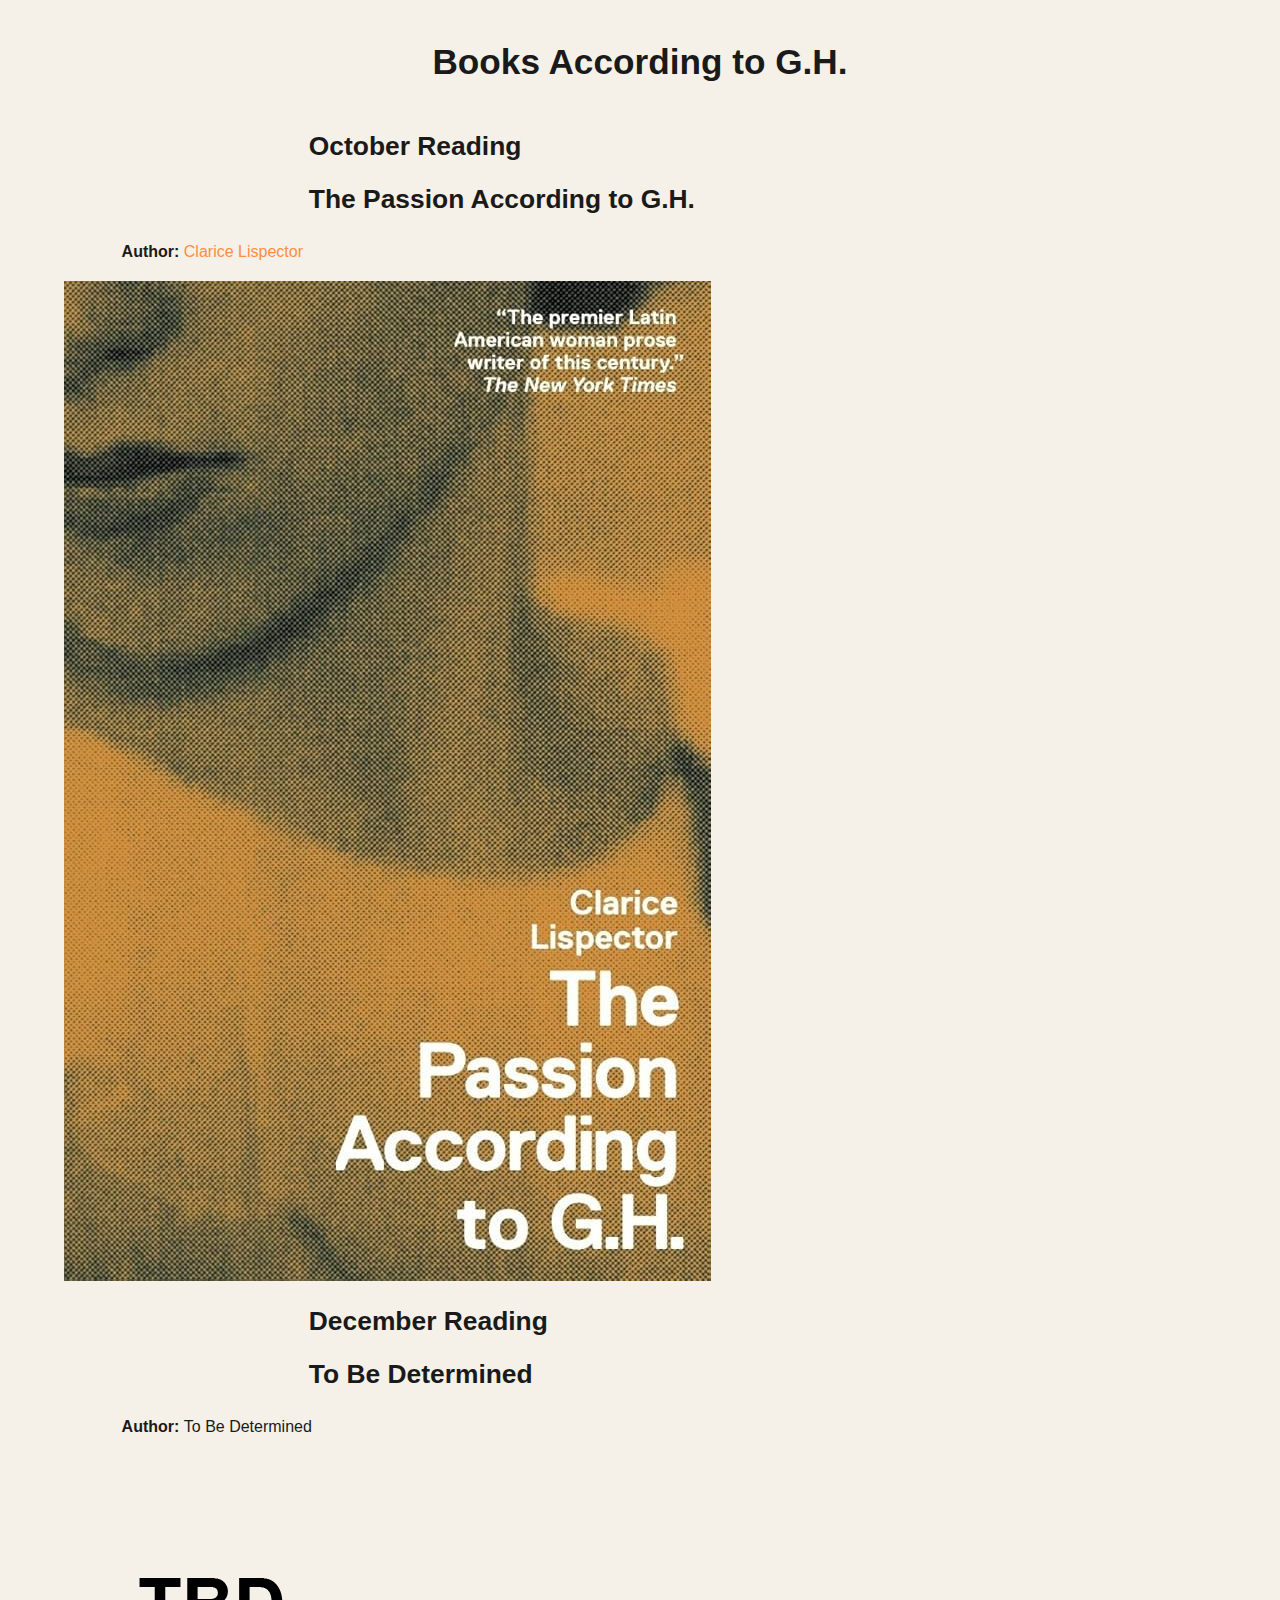
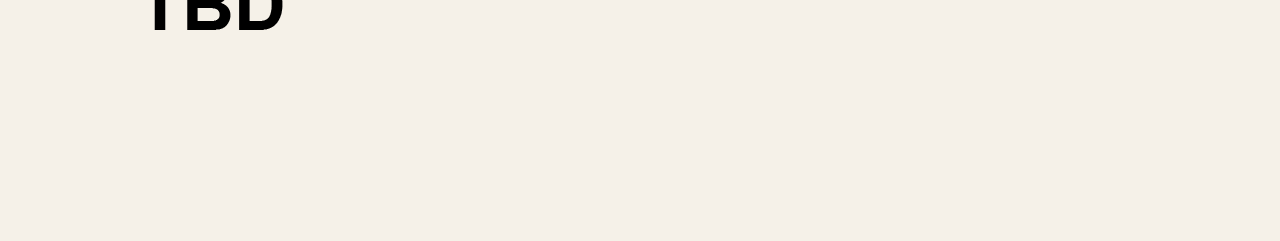
<file: index.html>
<!DOCTYPE html>
<html>
<head>
    <meta name="viewport" content="width=device-width, initial-scale=1" />
    <link rel="preconnect" href="https://rsms.me/">
    <link rel="stylesheet" href="https://rsms.me/inter/inter.css">
    <link rel="stylesheet" href="style.css">
</head>
<body>
    <h1>Books According to G.H.</h1>
    
    <div class="book-wrapper">
        <div class="book">
            <h2> October Reading </h2>
            <h2> The Passion According to G.H. </h2>
            <p> <b> Author: </b> <a href = "https://en.wikipedia.org/wiki/Clarice_Lispector"  target="_blank" >Clarice Lispector</a> </p>
            <img src="figs/Passion.jpg" alt="Passion">
            
        </div>
        <div class="book">
            <h2> December Reading </h2>
            <h2> To Be Determined </h2>
            <p> <b> Author: </b> To Be Determined </p>
            <img src="figs/TBD.png" alt="To Be Determined">
        </div>
    </div>

</body>
</html>
</file>
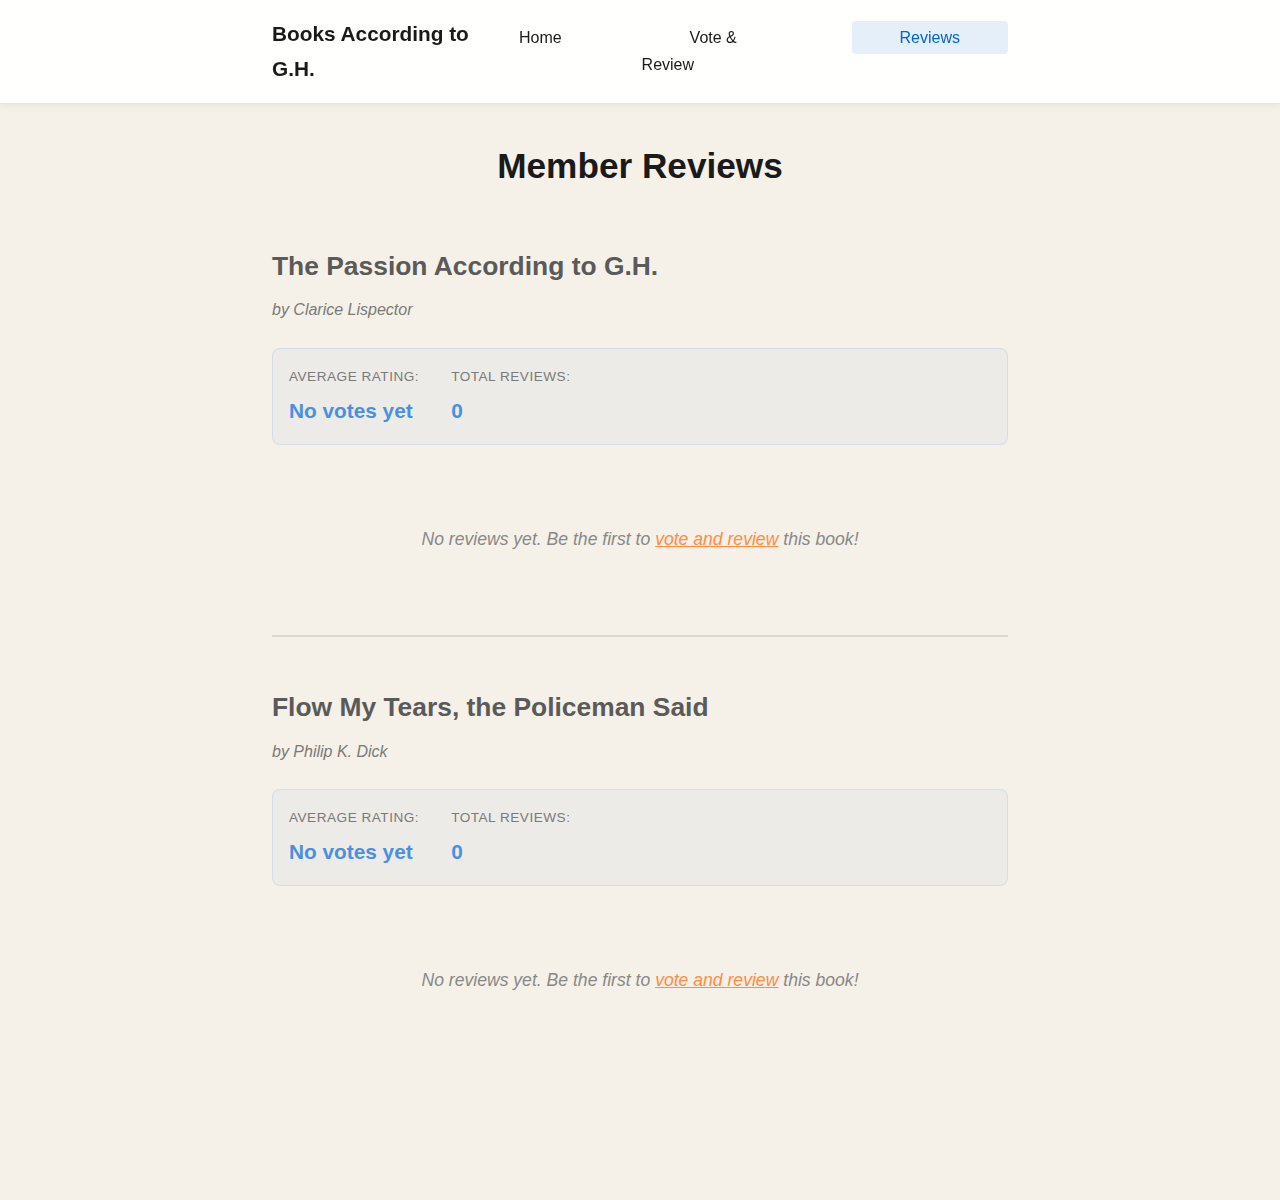
<file: reviews.html>
<!DOCTYPE html>
<html lang="en">
<head>
    <meta charset="UTF-8">
    <meta name="viewport" content="width=device-width, initial-scale=1.0">
    <title>Reviews - Books According to G.H.</title>
    <!-- Inter font -->
    <link rel="preconnect" href="https://rsms.me/">
    <link rel="stylesheet" href="https://rsms.me/inter/inter.css">
    <!-- import CSS -->
    <link rel="stylesheet" href="style.css">
    <link rel="stylesheet" href="reviews.css">
    <style>
        html, body {
            overflow-x: hidden;
            max-width: 100%;
        }
    </style>
</head>

<body>
    <nav class="navbar">
        <div class="nav-container">
            <a href="index.html" class="nav-logo">Books According to G.H.</a>
            <ul class="nav-menu">
                <li class="nav-item">
                    <a href="index.html" class="nav-link">Home</a>
                </li>
                <li class="nav-item">
                    <a href="vote.html" class="nav-link">Vote & Review</a>
                </li>
                <li class="nav-item">
                    <a href="reviews.html" class="nav-link active">Reviews</a>
                </li>
            </ul>
        </div>
    </nav>

    <h1>Member Reviews</h1>

    <div class="reviews-wrapper">
        <!-- October Book -->
        <div class="review-section" id="passion" data-book-id="passion">
            <h2>The Passion According to G.H.</h2>
            <p class="book-author">by Clarice Lispector</p>
            
            <div class="review-stats">
                <div class="stat">
                    <span class="stat-label">Average Rating:</span>
                    <span class="avg-rating">No votes yet</span>
                </div>
                <div class="stat">
                    <span class="stat-label">Total Reviews:</span>
                    <span class="review-count">0</span>
                </div>
            </div>

            <div class="reviews-container"></div>
        </div>

        <!-- December Book -->
        <div class="review-section" id="flow-tears" data-book-id="flow-tears">
            <h2>Flow My Tears, the Policeman Said</h2>
            <p class="book-author">by Philip K. Dick</p>
            
            <div class="review-stats">
                <div class="stat">
                    <span class="stat-label">Average Rating:</span>
                    <span class="avg-rating">No votes yet</span>
                </div>
                <div class="stat">
                    <span class="stat-label">Total Reviews:</span>
                    <span class="review-count">0</span>
                </div>
            </div>

            <div class="reviews-container"></div>
        </div>
    </div>

    <script src="reviews.js"></script>
</body>
</html>
</file>
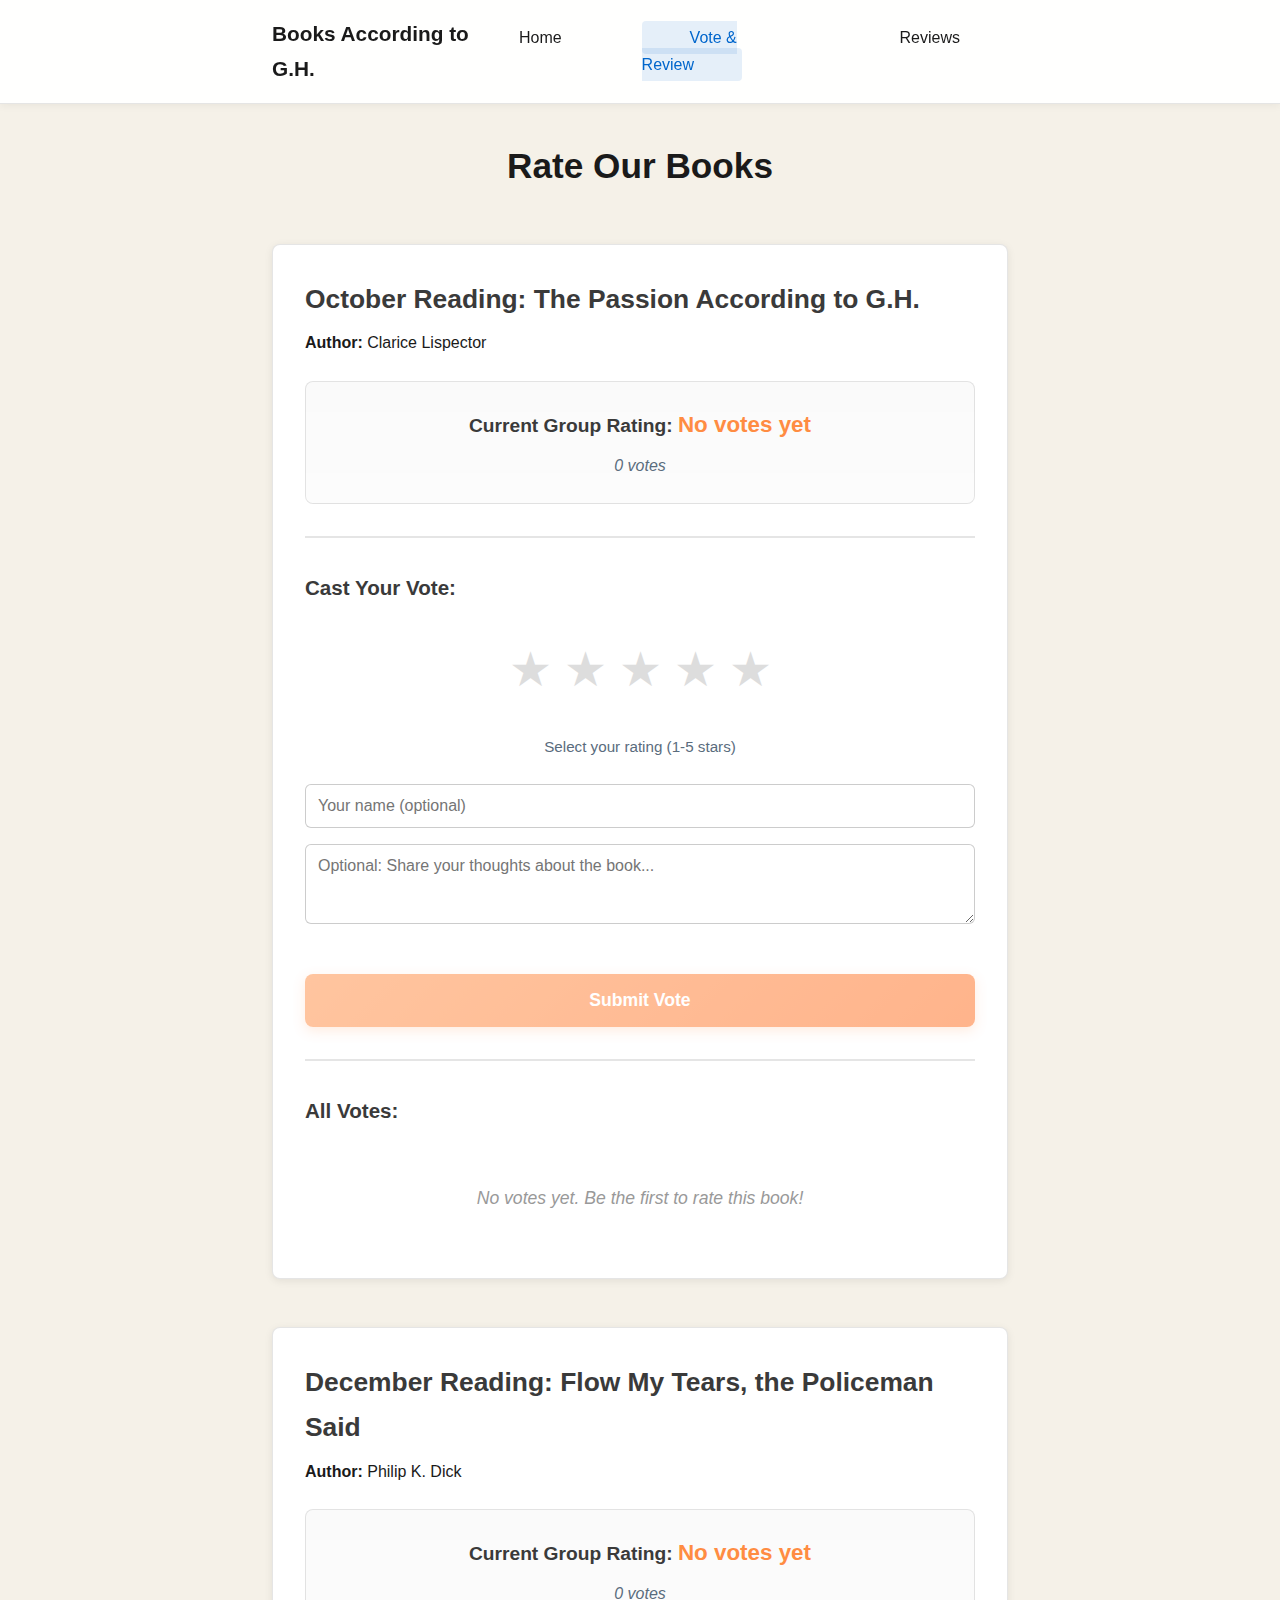
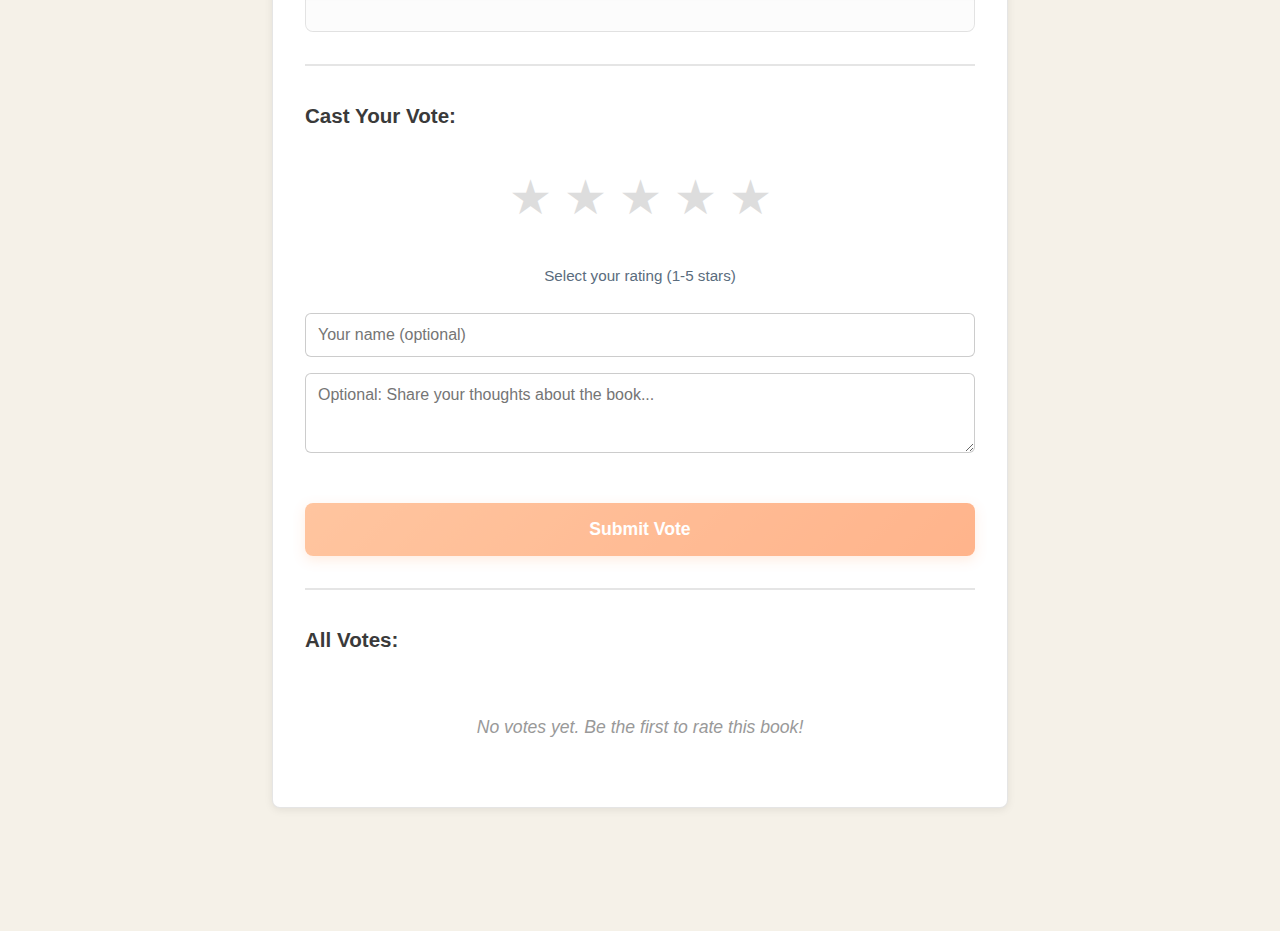
<file: vote.html>
<!DOCTYPE html>
<html lang="en">
<head>
    <meta charset="UTF-8">
    <meta name="viewport" content="width=device-width, initial-scale=1.0">
    <title>Vote - Books According to G.H.</title>
    <!-- Inter font -->
    <link rel="preconnect" href="https://rsms.me/">
    <link rel="stylesheet" href="https://rsms.me/inter/inter.css">
    <!-- import CSS -->
    <link rel="stylesheet" href="style.css">
    <link rel="stylesheet" href="vote.css">
    <style>
        html, body {
            overflow-x: hidden;
            max-width: 100%;
        }
    </style>
</head>

<body>
    <nav class="navbar">
        <div class="nav-container">
            <a href="index.html" class="nav-logo">Books According to G.H.</a>
            <ul class="nav-menu">
                <li class="nav-item">
                    <a href="index.html" class="nav-link">Home</a>
                </li>
                <li class="nav-item">
                    <a href="vote.html" class="nav-link active">Vote & Review</a>
                </li>
                <li class="nav-item">
                    <a href="reviews.html" class="nav-link">Reviews</a>
                </li>
            </ul>
        </div>
    </nav>

    <h1>Rate Our Books</h1>

    <div class="vote-wrapper">
        <!-- October Book -->
        <div class="vote-section" data-book-id="passion">
            <h2>October Reading: The Passion According to G.H.</h2>
            <p><b>Author:</b> Clarice Lispector</p>
            
            <div class="current-rating">
                <h3>Current Group Rating: <span class="avg-rating">No votes yet</span></h3>
                <p class="vote-count">0 votes</p>
            </div>

            <div class="voting-interface">
                <h3>Cast Your Vote:</h3>
                <div class="star-rating">
                    <span class="star" data-rating="1">★</span>
                    <span class="star" data-rating="2">★</span>
                    <span class="star" data-rating="3">★</span>
                    <span class="star" data-rating="4">★</span>
                    <span class="star" data-rating="5">★</span>
                </div>
                <p class="rating-label">Select your rating (1-5 stars)</p>
                
                <div class="voter-info">
                    <input type="text" class="voter-name" placeholder="Your name (optional)" />
                    <textarea class="voter-comment" placeholder="Optional: Share your thoughts about the book..." rows="3"></textarea>
                </div>
                
                <button class="submit-vote" disabled>Submit Vote</button>
                <p class="vote-message"></p>
            </div>

            <div class="votes-list">
                <h3>All Votes:</h3>
                <div class="votes-container"></div>
            </div>
        </div>

        <!-- December Book -->
        <div class="vote-section" data-book-id="flow-tears">
            <h2>December Reading: Flow My Tears, the Policeman Said</h2>
            <p><b>Author:</b> Philip K. Dick</p>
            
            <div class="current-rating">
                <h3>Current Group Rating: <span class="avg-rating">No votes yet</span></h3>
                <p class="vote-count">0 votes</p>
            </div>

            <div class="voting-interface">
                <h3>Cast Your Vote:</h3>
                <div class="star-rating">
                    <span class="star" data-rating="1">★</span>
                    <span class="star" data-rating="2">★</span>
                    <span class="star" data-rating="3">★</span>
                    <span class="star" data-rating="4">★</span>
                    <span class="star" data-rating="5">★</span>
                </div>
                <p class="rating-label">Select your rating (1-5 stars)</p>
                
                <div class="voter-info">
                    <input type="text" class="voter-name" placeholder="Your name (optional)" />
                    <textarea class="voter-comment" placeholder="Optional: Share your thoughts about the book..." rows="3"></textarea>
                </div>
                
                <button class="submit-vote" disabled>Submit Vote</button>
                <p class="vote-message"></p>
            </div>

            <div class="votes-list">
                <h3>All Votes:</h3>
                <div class="votes-container"></div>
            </div>
        </div>
    </div>

    <script src="vote.js"></script>
</body>
</html>
</file>
<file: style.css>
/* Using the Inter font (google) */
:root {
    font-family: Inter, sans-serif;
    font-feature-settings: 'liga' 1, 'calt' 1;
}

@supports (font-variation-settings: normal) {
    :root {
        font-family: InterVariable, sans-serif;
    }
}

/* Reset and base styles */
* { 
    margin: 0;
    padding: 0;
    box-sizing: border-box;
}

body { 
    margin-bottom: 2cm;
    padding: 0;
    background: #f5f1e8;
    color: #1a1a1a;
    font-size: 1.1rem;
    line-height: 1.7;
}

/* Link colors */
a {
    color: #ff8c42;
    text-decoration: none;
}

a:hover {
    color: #ff6b1a;
}

/* Navigation Bar */
.navbar {
    background: rgba(255, 255, 255, 0.95);
    border-bottom: 1px solid rgba(0, 0, 0, 0.1);
    box-shadow: 0 2px 8px rgba(0, 0, 0, 0.05);
    position: sticky;
    top: 0;
    z-index: 1000;
    backdrop-filter: blur(10px);
}

.nav-container {
    max-width: none;
    width: 57.5%;
    margin: 0 auto;
    padding: 1rem 0;
    display: flex;
    justify-content: space-between;
    align-items: center;
}

.nav-logo {
    font-size: 1.3rem;
    font-weight: 600;
    color: #1a1a1a;
    text-decoration: none;
}

.nav-logo:hover {
    color: #0066cc;
}

.nav-menu {
    display: flex;
    list-style: none;
    gap: 2rem;
    margin: 0;
    padding: 0;
    margin-left: auto;
}

.nav-item {
    margin: 0;
}

.nav-link {
    color: #1a1a1a;
    text-decoration: none;
    font-size: 1rem;
    font-weight: 500;
    padding: 0.5rem 3rem;
    border-radius: 4px;
    transition: all 0.3s ease;
}

.nav-link:hover {
    color: #0066cc;
    background: rgba(0, 102, 204, 0.05);
}

.nav-link.active {
    color: #0066cc;
    background: rgba(0, 102, 204, 0.1);
}
/* Mobile navigation */
@media (max-width: 850px) {
    .nav-container {
        width: 90%;
        padding: 0.75rem 0;
        flex-wrap: nowrap;
        justify-content: center;
    }
    
    .nav-logo {
        display: none;
    }
    
    .nav-menu {
        gap: 0.5rem;
        margin: 0;
    }
    
    .nav-link {
        font-size: 0.8rem;
        padding: 0.4rem 0.6rem;
        white-space: nowrap;
    }
  }


/* Headings */
h1 {
    padding: 1rem 0;
    margin: 1rem auto;
    width: 57.5%;
    text-align: center;
    color: #1a1a1a;
}

h2, h3, h4, h5, h6 {
    padding: 0;
    margin: 0.5rem auto;
    width: 57.5%;
    color: #1a1a1a;
}

/* Paragraphs and lists */
p {
    margin: 1rem auto;
    width: 57.5%;
}

ul, ol {
    margin: 1rem auto;
    width: 57.5%;
    padding-left: 2rem;
}

li {
    margin: 0.5rem 0;
}

/* Quote styling */
.quote {
    display: block;
    padding: 1rem 1.5rem;
    margin: 1rem auto;
    width: 57.5%;
    background: linear-gradient(180deg, rgba(0,0,0,0.02), rgba(0,0,0,0.01));
    border: 1px solid rgba(0,0,0,0.1);
    border-left: 4px solid #0066cc;
    border-radius: 8px;
    box-shadow: 0 2px 8px rgba(0,0,0,0.08);
    font-style: italic;
    color: #2c3e50;
}

.quote-author {
    display: block;
    margin-top: 0.5rem;
    font-size: 0.9rem;
    font-style: normal;
    color: #5a6c7d;
}

/* Equation styling */
.equation {
    display: block;
    padding: 1rem 1.5rem;
    margin: 1rem auto;
    width: 57.5%;
    text-align: center;
    font-weight: bold;
    font-size: 1.2rem;
}

/* KaTeX display math - remove extra margins */
.katex-display {
    margin: 0.5em 0 !important;
}

/* Figure styling */
.figure { 
    grid-template-rows: auto auto;
    grid-template-columns: 1fr;
    margin: 1rem auto;
    width: 57.5%;
    background: #f5f1e8;
    border: 1px solid rgba(0,0,0,0.1); 
    border-radius: 8px;
    box-shadow: 0 2px 8px rgba(0,0,0,0.08);
    display: grid;
    align-items: center;
    padding: 1rem;
}

.figure img {
    grid-row: 1;
    justify-self: center;
    max-width: 100%;
    height: auto;
    display: block;
}

.figure caption {
    grid-row: 2;
    margin-top: 1.5rem;
    color: #1a1a1a;
    text-align: left;
    width: 100%;
    line-height: 1.6;
    display: block;
}

.figure-caption {
    grid-row: 2;
    margin-top: 1.5rem;
    color: #1a1a1a;
    text-align: left;
    width: 100%;
    line-height: 1.6;
    font-size: 0.95rem;
}

/* Prevent KaTeX display math from adding line breaks in captions */
.figure .katex-display,
.figure-caption .katex-display,
caption .katex-display,
figcaption .katex-display {
    display: inline-block !important;
    margin: 0 0.2em !important;
    padding: 0 !important;
}

/* Make sure all KaTeX elements in captions stay inline */
.figure .katex,
.figure-caption .katex,
caption .katex,
figcaption .katex {
    display: inline !important;
}

.figure .katex-html,
.figure-caption .katex-html,
caption .katex-html,
figcaption .katex-html {
    display: inline !important;
}

.figure .base,
.figure-caption .base,
caption .base,
figcaption .base {
    display: inline !important;
}

/* Video wrapper styling */
.video-wrapper {
    grid-template-rows: auto auto;
    grid-template-columns: 1fr;
    margin: 1rem auto;
    width: 40%;
    background: #f5f1e8;
    border: 1px solid rgba(0,0,0,0.1); 
    border-radius: 8px;
    box-shadow: 0 2px 8px rgba(0,0,0,0.08);
    display: grid;
    align-items: center;
    padding: 1rem;
}

.video-wrapper iframe {
    grid-row: 1;
    justify-self: center;
    width: 100%;
    aspect-ratio: 16 / 9;
    border-radius: 4px;
}

/* Book container styling */
.book-container {
    display: grid;
    grid-template-columns: 1fr auto;
    gap: 2rem;
    align-items: start;
    padding: 1.5rem;
    margin: 1rem auto;
    width: 57.5%;
    background: #f5f1e8;
    border: 1px solid rgba(0,0,0,0.1);
    border-radius: 8px;
    box-shadow: 0 2px 8px rgba(0,0,0,0.08);
}

.book-container .book-info {
    display: block;
}

.book-container img {
    width: 150px;
    height: 225px;
    object-fit: cover;
    display: block;
    border-radius: 4px;
}

.book-container h2 {
    width: 100%;
    margin: 0.5rem 0;
    color: #1a1a1a;
}

.book-container p {
    width: 100%;
    margin: 0.5rem 0;
}

/* Book wrapper for multiple books in a grid */
.book-wrapper {
    display: block;
    margin: 1rem auto;
    width: 57.5%;
}

.book-wrapper > h2 {
    width: 100%;
    text-align: left;
    margin: 1.5rem 0 0.5rem 0;
}

.book-wrapper > h2:first-of-type {
    margin-top: 0;
}

.book-wrapper .book-container {
    width: 100%;
    margin: 1rem 0;
}

/* Sources/References styling */
.sources { 
    max-width: 57.5%;
    padding: 0;
    box-sizing: border-box;
    margin: 1rem auto;
    text-align: left;
}

.sources ul {
    list-style-type: none;
    padding: 0;
    line-height: 1.4;
    width: 100%;
    margin: 0;
}

.sources li {
    font-size: 0.9rem;
    font-style: italic;
    margin: 0.5rem 0;
}

/* Mobile responsive */
@media (max-width: 850px) {
    body {
        font-size: 1rem;
        line-height: 1.6;
        margin-bottom: 1.5rem;
    }

    h1 {
        width: 90%;
        font-size: 1.3rem;
        padding: 0.75rem 0;
        margin: 0.75rem auto;
        word-wrap: break-word;
        overflow-wrap: break-word;
        hyphens: auto;
    }

    h2, h3, h4, h5, h6 {
        width: 90%;
        font-size: 1.2rem;
    }
    .book-wrapper > h2 {
        font-size: 1.3rem;
        margin: 1rem 0 0.75rem 0;
        text-align: center;
    }   margin: 1rem 0 0.75rem 0;
    }

    .book-container {
        width: 90%;
        padding: 1rem;
        grid-template-columns: 1fr;
        gap: 1rem;
        text-align: center;
    }

    .book-container .book-info {
        display: flex;
        flex-direction: column;
        align-items: center;
    }

    .book-container h2 {
        font-size: 1.1rem;
        text-align: center;
    }

    .book-container p {
        font-size: 0.95rem;
        text-align: center;
    }

    .book-container img {
        width: 120px;
        height: 180px;
        object-fit: cover;
        margin: 1rem auto 0 auto;
    }

    .book-wrapper {
        width: 90%;
    }

    p {
        width: 90%;
        font-size: 1rem;
    }

    ul, ol {
        width: 90%;
        font-size: 1rem;
    }

    .quote {
        width: 90%;
        padding: 0.75rem 1rem;
        font-size: 0.95rem;
    }

    .equation {
        width: 90%;
        font-size: 1.1rem;
        padding: 0.75rem 1rem;
    }

    .figure {
        width: 90%;
        padding: 0.75rem;
    }

    .figure-caption {
        font-size: 0.85rem;
    }

    .sources {
        max-width: 90%;
    }

    .sources li {
        font-size: 0.85rem;
    }
}
</file>
<file: reviews.css>
/* Reviews page specific styles */

.reviews-wrapper {
    width: 57.5%;
    margin: 2rem auto;
}

.review-section {
    margin-bottom: 3rem;
    padding-bottom: 2rem;
    border-bottom: 2px solid rgba(0, 0, 0, 0.1);
}

.review-section:last-child {
    border-bottom: none;
}

.review-section h2 {
    width: 100%;
    margin: 1rem 0 0.5rem 0;
    color: #5a5a5a;
}

.book-author {
    width: 100%;
    margin: 0 0 1.5rem 0;
    font-style: italic;
    color: #7a7a7a;
}

.review-stats {
    display: flex;
    gap: 2rem;
    margin-bottom: 2rem;
    padding: 1rem;
    background: rgba(74, 144, 226, 0.05);
    border-radius: 8px;
    border: 1px solid rgba(74, 144, 226, 0.15);
}

.stat {
    display: flex;
    flex-direction: column;
    gap: 0.3rem;
}

.stat-label {
    font-size: 0.85rem;
    color: #7a7a7a;
    text-transform: uppercase;
    letter-spacing: 0.5px;
}

.avg-rating,
.review-count {
    font-size: 1.3rem;
    font-weight: 600;
    color: #4a90e2;
}

.reviews-container {
    display: flex;
    flex-direction: column;
    gap: 1.5rem;
}

.review-item {
    background: white;
    border: 1px solid rgba(0, 0, 0, 0.1);
    border-radius: 8px;
    padding: 1.5rem;
    box-shadow: 0 2px 8px rgba(0, 0, 0, 0.05);
    transition: box-shadow 0.3s ease;
}

.review-item:hover {
    box-shadow: 0 4px 12px rgba(0, 0, 0, 0.1);
}

.review-header {
    display: flex;
    justify-content: space-between;
    align-items: center;
    margin-bottom: 1rem;
    flex-wrap: wrap;
    gap: 0.5rem;
}

.reviewer-name {
    font-weight: 600;
    font-size: 1.1rem;
    color: #2c3e50;
}

.review-rating {
    display: flex;
    align-items: center;
    gap: 0.5rem;
}

.rating-number {
    font-weight: 600;
    color: #4a90e2;
    font-size: 1.1rem;
}

.rating-stars {
    color: #ffa500;
    font-size: 1rem;
    letter-spacing: 2px;
}

.review-comment {
    margin: 1rem 0;
    line-height: 1.7;
    color: #3a3a3a;
    font-size: 1rem;
}

.review-date {
    font-size: 0.85rem;
    color: #888;
    margin-top: 1rem;
    padding-top: 0.75rem;
    border-top: 1px solid rgba(0, 0, 0, 0.05);
}

.no-reviews {
    text-align: center;
    padding: 3rem 1rem;
    color: #888;
    font-style: italic;
}

.no-reviews a {
    color: #ff8c42;
    text-decoration: underline;
}

/* Mobile responsive */
@media (max-width: 850px) {
    .reviews-wrapper {
        width: 90%;
    }

    .review-stats {
        flex-direction: column;
        gap: 1rem;
    }

    .review-item {
        padding: 1rem;
    }

    .review-header {
        flex-direction: column;
        align-items: flex-start;
    }

    .reviewer-name {
        font-size: 1rem;
    }

    .review-comment {
        font-size: 0.95rem;
    }
}
</file>
<file: vote.css>
/* Vote page specific styles */

.vote-wrapper {
    display: block;
    margin: 2rem auto;
    width: 57.5%;
}

.vote-section {
    background: white;
    border: 1px solid rgba(0,0,0,0.1);
    border-radius: 8px;
    padding: 2rem;
    margin-bottom: 3rem;
    box-shadow: 0 2px 8px rgba(0,0,0,0.08);
}

.vote-section h2 {
    width: 100%;
    margin: 0 0 0.5rem 0;
    color: #3a3a3a;
}

.vote-section > p {
    width: 100%;
    margin: 0.5rem 0 1.5rem 0;
}

.current-rating {
    background: linear-gradient(180deg, rgba(0,0,0,0.02), rgba(0,0,0,0.01));
    border: 1px solid rgba(0,0,0,0.1);
    border-radius: 8px;
    padding: 1.5rem;
    margin: 1.5rem 0;
    text-align: center;
}

.current-rating h3 {
    width: 100%;
    margin: 0;
    color: #3a3a3a;
    font-size: 1.2rem;
}

.avg-rating {
    color: #ff8c42;
    font-weight: 700;
    font-size: 1.4rem;
}

.vote-count {
    width: 100%;
    margin: 0.5rem 0 0 0;
    color: #5a6c7d;
    font-style: italic;
}

.voting-interface {
    border-top: 2px solid rgba(0,0,0,0.1);
    padding-top: 2rem;
    margin-top: 2rem;
}

.voting-interface h3 {
    width: 100%;
    margin: 0 0 1rem 0;
    color: #3a3a3a;
}

.star-rating {
    display: flex;
    justify-content: center;
    gap: 0.75rem;
    margin: 1.5rem 0;
}

.star {
    font-size: 3rem;
    color: #ddd;
    cursor: pointer;
    transition: all 0.2s ease;
    user-select: none;
}

.star:hover,
.star.active {
    color: #ff8c42;
    transform: scale(1.15);
}

.star.selected {
    color: #ff8c42;
}

.rating-label {
    width: 100%;
    text-align: center;
    margin: 0.5rem 0 1.5rem 0;
    color: #5a6c7d;
    font-size: 0.95rem;
}

.voter-info {
    margin: 1.5rem 0;
}

.voter-name,
.voter-comment {
    width: 100%;
    padding: 0.75rem;
    border: 1px solid rgba(0,0,0,0.2);
    border-radius: 6px;
    font-family: Inter, sans-serif;
    font-size: 1rem;
    margin-bottom: 1rem;
    box-sizing: border-box;
}

.voter-name:focus,
.voter-comment:focus {
    outline: none;
    border-color: #4a90e2;
}

.voter-comment {
    resize: vertical;
    min-height: 80px;
}

.submit-vote {
    width: 100%;
    padding: 1rem;
    background: linear-gradient(135deg, #ff8c42, #ff6b1a);
    color: white;
    border: none;
    border-radius: 8px;
    font-family: Inter, sans-serif;
    font-size: 1.1rem;
    font-weight: 600;
    cursor: pointer;
    transition: all 0.3s ease;
    box-shadow: 0 4px 12px rgba(255, 140, 66, 0.3);
}

.submit-vote:hover:not(:disabled) {
    background: linear-gradient(135deg, #ff6b1a, #ff5500);
    transform: translateY(-2px);
    box-shadow: 0 6px 16px rgba(255, 140, 66, 0.4);
}

.submit-vote:disabled {
    opacity: 0.5;
    cursor: not-allowed;
    transform: none;
}

.vote-message {
    width: 100%;
    margin: 1rem 0 0 0;
    padding: 0.75rem;
    border-radius: 6px;
    text-align: center;
    font-weight: 500;
    display: none;
}

.vote-message.success {
    display: block;
    background: #d4edda;
    color: #155724;
    border: 1px solid #c3e6cb;
}

.vote-message.error {
    display: block;
    background: #f8d7da;
    color: #721c24;
    border: 1px solid #f5c6cb;
}

.votes-list {
    border-top: 2px solid rgba(0,0,0,0.1);
    padding-top: 2rem;
    margin-top: 2rem;
}

.votes-list h3 {
    width: 100%;
    margin: 0 0 1.5rem 0;
    color: #3a3a3a;
}

.votes-container {
    display: flex;
    flex-direction: column;
    gap: 1rem;
}

.vote-item {
    background: #f9f9f9;
    border: 1px solid rgba(0,0,0,0.1);
    border-left: 4px solid #ff8c42;
    border-radius: 6px;
    padding: 1rem;
}

.vote-header {
    display: flex;
    justify-content: space-between;
    align-items: center;
    margin-bottom: 0.5rem;
}

.voter-name-display {
    font-weight: 600;
    color: #3a3a3a;
}

.vote-rating {
    color: #ff8c42;
    font-weight: 700;
    font-size: 1.1rem;
}

.vote-comment {
    color: #4a90e2;
    font-style: italic;
    margin-top: 0.5rem;
    line-height: 1.5;
}

.vote-timestamp {
    color: #999;
    font-size: 0.85rem;
    margin-top: 0.5rem;
}

.no-votes {
    text-align: center;
    color: #999;
    font-style: italic;
    padding: 2rem;
}

/* Mobile responsive */
@media (max-width: 850px) {
    .vote-wrapper {
        width: 90%;
    }

    .vote-section {
        padding: 1.5rem;
    }

    .star {
        font-size: 2rem;
        gap: 0.5rem;
    }

    .current-rating h3 {
        font-size: 1rem;
    }

    .avg-rating {
        font-size: 1.2rem;
    }
}
</file>
